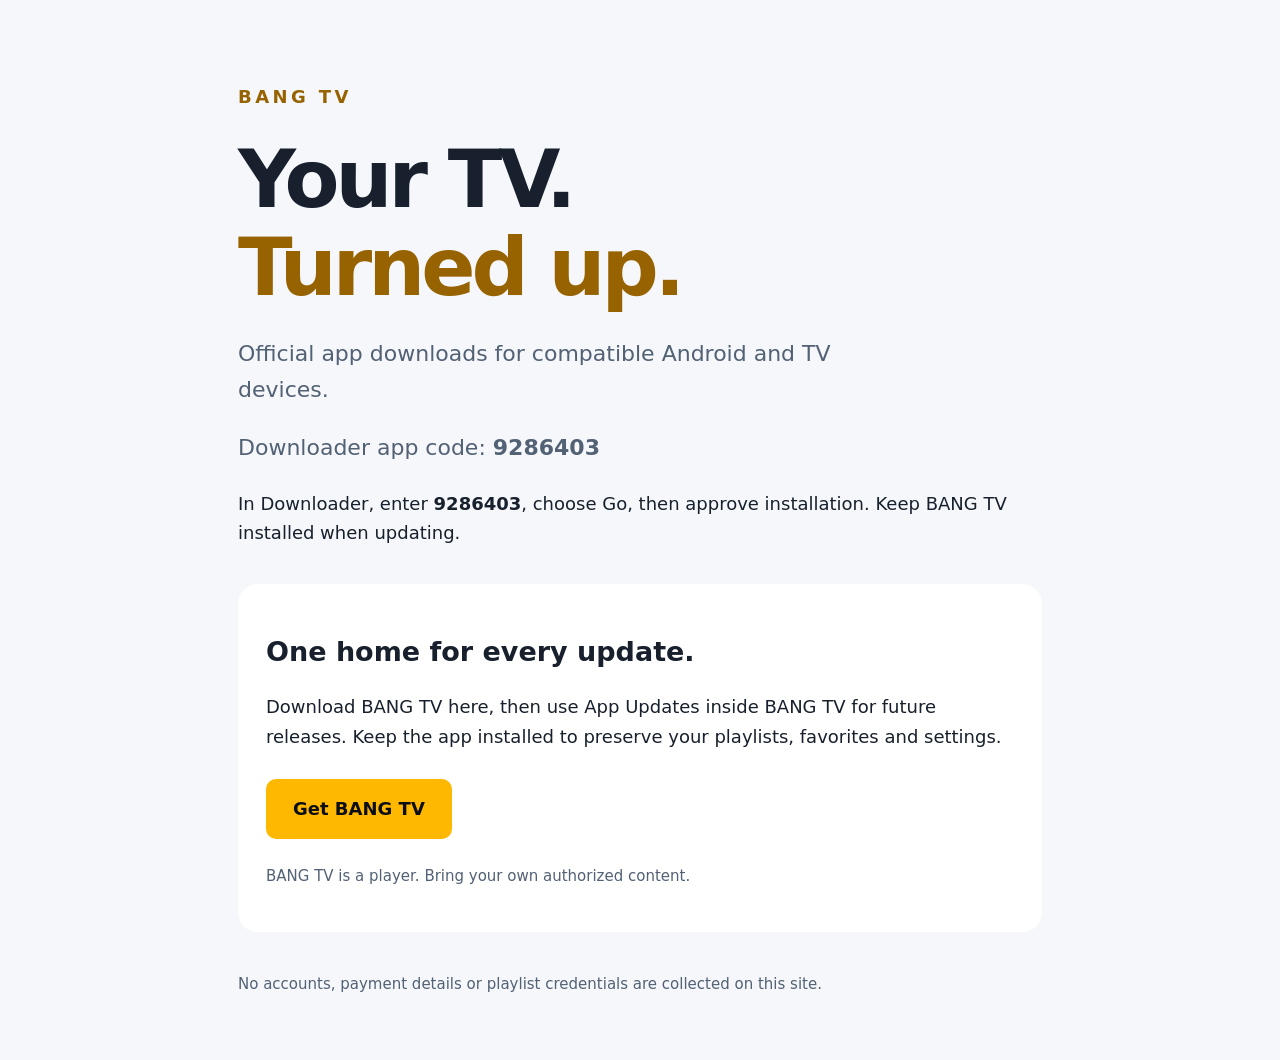
<file: index.html>
<!doctype html>
<html lang="en"><head><meta charset="utf-8"><meta name="viewport" content="width=device-width,initial-scale=1"><title>BANG TV · Official downloads</title><link rel="stylesheet" href="style.css"></head>
<body><main><p class="eyebrow">BANG TV</p><h1>Your TV.<br><span>Turned up.</span></h1><p class="lead">Official app downloads for compatible Android and TV devices.</p><p class="lead">Downloader app code: <strong>9286403</strong></p><p>In Downloader, enter <strong>9286403</strong>, choose Go, then approve installation. Keep BANG TV installed when updating.</p><section><h2>One home for every update.</h2><p>Download BANG TV here, then use App Updates inside BANG TV for future releases. Keep the app installed to preserve your playlists, favorites and settings.</p><a class="button" href="download/">Get BANG TV</a><p class="quiet">BANG TV is a player. Bring your own authorized content.</p></section><footer>No accounts, payment details or playlist credentials are collected on this site.</footer></main></body></html>
</file>
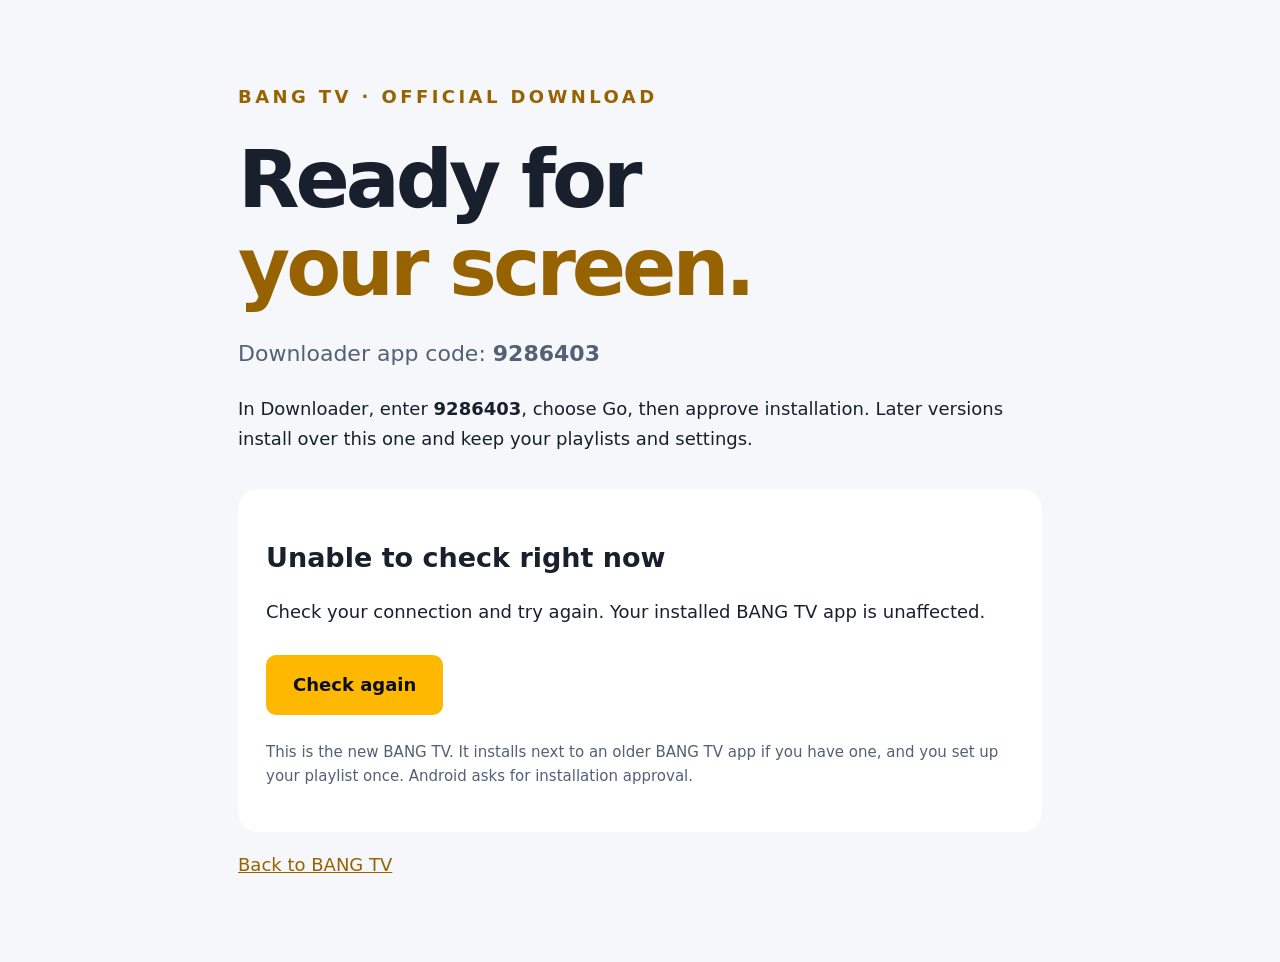
<file: download/index.html>
<!doctype html>
<html lang="en"><head><meta charset="utf-8"><meta name="viewport" content="width=device-width,initial-scale=1"><title>Download BANG TV</title><link rel="stylesheet" href="../style.css"><script src="../download.js" defer></script></head>
<body><main><p class="eyebrow">BANG TV · OFFICIAL DOWNLOAD</p><h1>Ready for<br><span>your screen.</span></h1><p class="lead">Downloader app code: <strong>9286403</strong></p><p>In Downloader, enter <strong>9286403</strong>, choose Go, then approve installation. Later versions install over this one and keep your playlists and settings.</p><section aria-live="polite"><h2 id="status">Checking release availability…</h2><p id="details">Please wait while we check the official release channel.</p><a id="download" class="button" hidden>Download APK</a><pre id="notes" hidden></pre><button id="retry" class="button" type="button">Check again</button><p class="quiet">This is the new BANG TV. It installs next to an older BANG TV app if you have one, and you set up your playlist once. Android asks for installation approval.</p></section><p><a href="../">Back to BANG TV</a></p></main></body></html>
</file>
<file: style.css>
:root{color-scheme:dark;--bg:#0b0f14;--panel:#161d27;--text:#f5f3ee;--muted:#a8b3c2;--amber:#ffb800}*{box-sizing:border-box}body{margin:0;background:var(--bg);color:var(--text);font:18px/1.65 system-ui,sans-serif}main{max-width:860px;margin:auto;padding:64px 28px}.eyebrow{font-weight:900;letter-spacing:.19em;color:var(--amber)}h1{font-size:clamp(42px,8vw,80px);line-height:1.1;letter-spacing:-.05em;margin:24px 0}h1 span{color:var(--amber)}h2{font-size:27px;line-height:1.3}.lead{font-size:22px;color:var(--muted);max-width:610px}section{background:var(--panel);border-radius:20px;padding:28px;margin-top:36px}a{color:var(--amber)}.button{display:inline-block;border:2px solid transparent;border-radius:10px;background:var(--amber);color:#0b0f14;text-decoration:none;padding:13px 25px;font-weight:750;margin:10px 0}a:focus-visible,button:focus-visible{outline:4px solid var(--text);outline-offset:5px}.quiet,footer{font-size:15px;color:var(--muted)}footer{margin-top:40px}button{font:inherit;cursor:pointer}pre{white-space:pre-wrap;overflow-wrap:anywhere;font:inherit}[hidden]{display:none!important}@media(prefers-color-scheme:light){:root{color-scheme:light;--bg:#f5f7fa;--panel:#fff;--text:#17202c;--muted:#526174}a:not(.button),.eyebrow,h1 span{color:#976300}}
</file>
